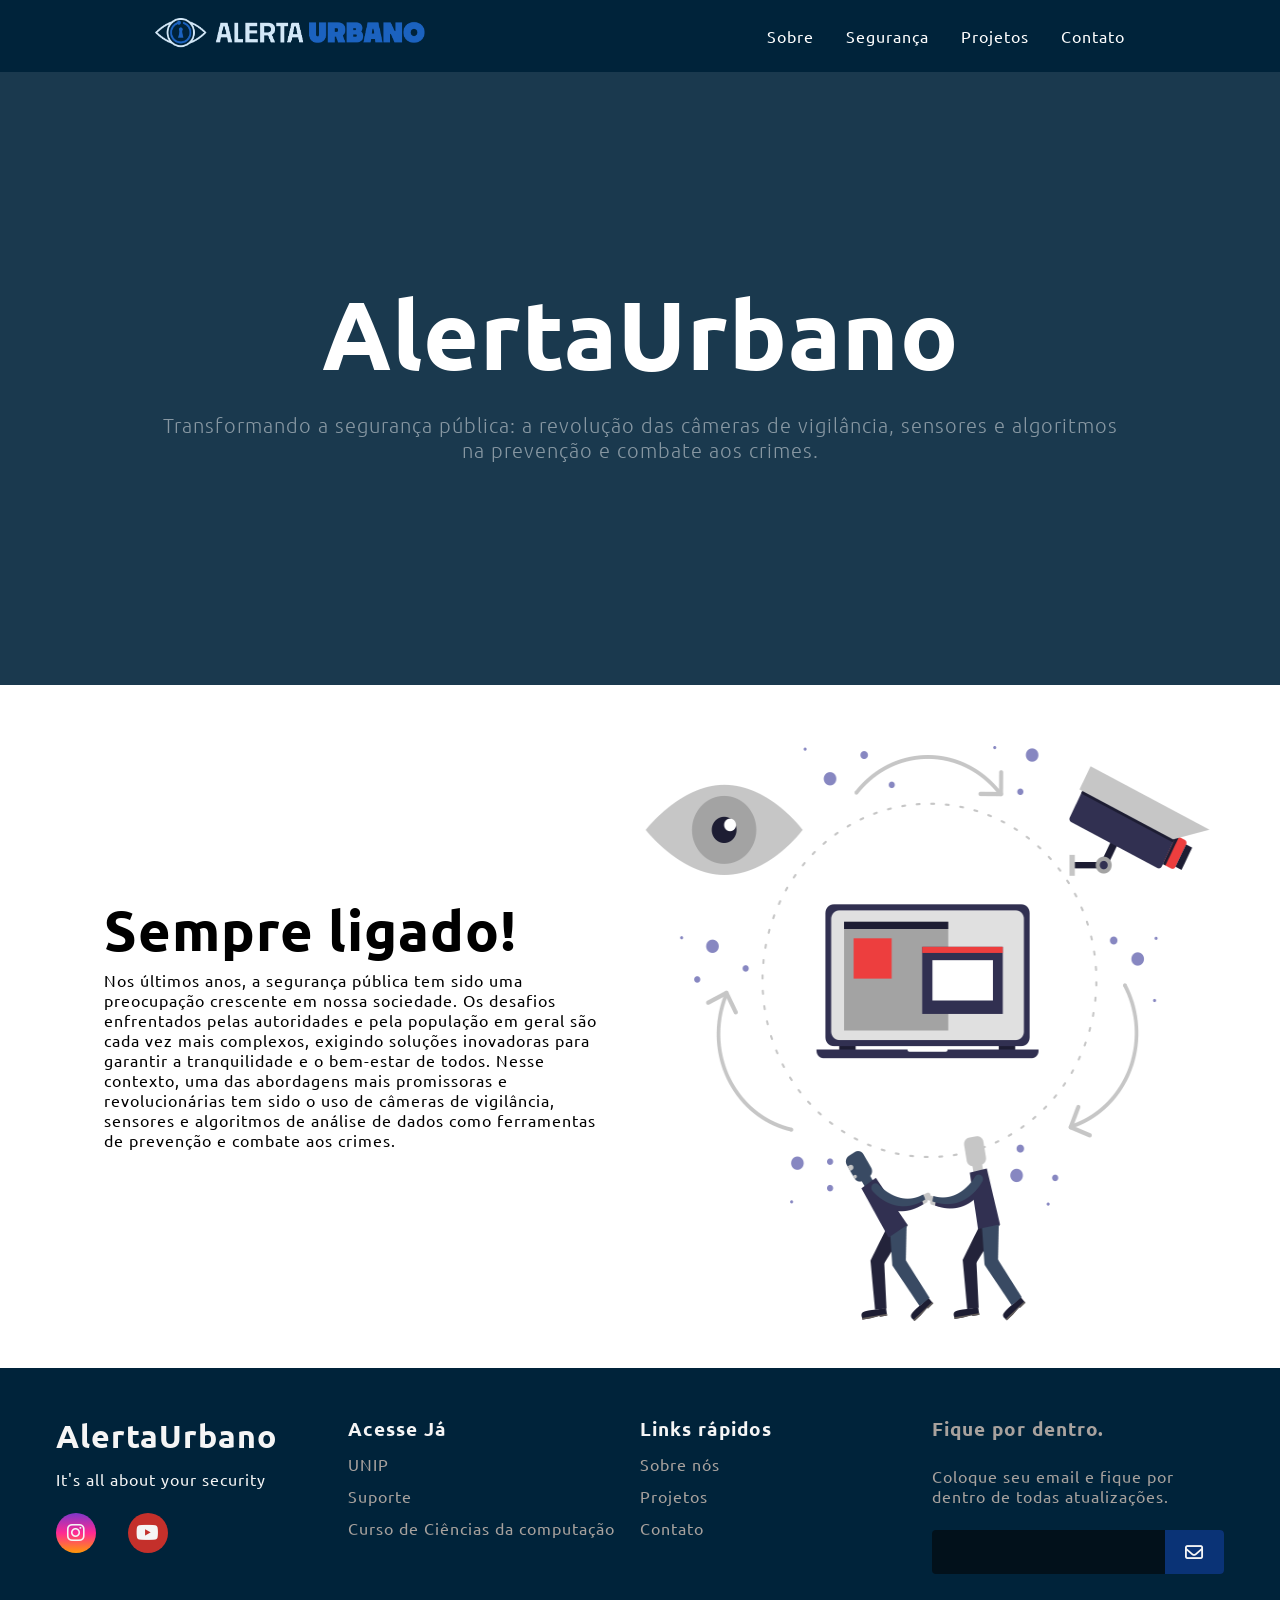
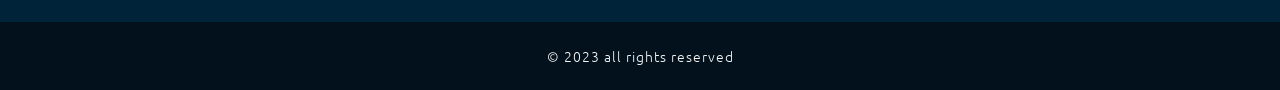
<file: index.html>
<!DOCTYPE html>
<html lang="pt-BR">

<head>
    <meta charset="UTF-8">
    <meta http-equiv="X-UA-Compatible" content="IE=edge">
    <meta name="viewport" content="width=device-width, initial-scale=1.0">
    <title>Alerta Urbano</title>

    <!--ICONE -->
    <link rel="shortcut icon" href="/public/favicon/favicon.ico" type="image/x-icon">


    <!--CSS LINK -->
    <link rel="stylesheet" href="./public/css/navbar.css">
    <link rel="stylesheet" href="./public/css/style.css">
    <link rel="stylesheet" href="./public/css/footer.css">
    <!--fontes-->
    <link rel="preconnect" href="https://fonts.googleapis.com">
    <link rel="preconnect" href="https://fonts.gstatic.com" crossorigin>
    <link rel="stylesheet" href="https://cdnjs.cloudflare.com/ajax/libs/font-awesome/6.4.0/css/all.min.css"
        integrity="sha512-iecdLmaskl7CVkqkXNQ/ZH/XLlvWZOJyj7Yy7tcenmpD1ypASozpmT/E0iPtmFIB46ZmdtAc9eNBvH0H/ZpiBw=="
        crossorigin="anonymous" referrerpolicy="no-referrer" />
    <link href="https://fonts.googleapis.com/css2?family=Ubuntu:wght@400;500;700&display=swap" rel="stylesheet">
</head>

<body>
    <!--navbar-->
    <div class="tudo">
        <nav id="menu">
            <a id="logo" href="index.html">
                <img src="/public/images/logotop1.png" alt="logo" width="270" height="30"></a>
            <div id="mobile-menu">
                <div id="line1"></div>
                <div id="line2"></div>
                <div id="line3"></div>
            </div>

            <ul id="nav-list">
                <li><a href="sobre.html">Sobre</a></li>
                <li><a href="seguranca.html">Segurança</a></li>
                <li><a href="projetos.html">Projetos</a></li>
                <li><a href="contato.html">Contato</a></li>

            </ul>
        </nav>



        <!--home-->
        <header>
            <section class="home" id="home">
                <div id="container">
                    <h1 id="title">AlertaUrbano</h1>
                    <p id="subtitle">Transformando a segurança pública: a revolução das câmeras de vigilância, sensores
                        e algoritmos na prevenção e combate aos crimes.</p>
                </div>
            </section>
        </header>

        <!--saiba mais-->
        <section class="about">
            <div class="container">
                <div class="about-text">
                    <h1 id="title">Sempre ligado!</h3>
                        <p id="subtitle">Nos últimos anos, a segurança pública tem sido uma preocupação crescente em
                            nossa sociedade. Os desafios enfrentados pelas autoridades e pela população em geral são
                            cada vez mais complexos, exigindo soluções inovadoras para garantir a tranquilidade e o
                            bem-estar de todos. Nesse contexto, uma das abordagens mais promissoras e revolucionárias
                            tem sido o uso de câmeras de vigilância, sensores e algoritmos de análise de dados como
                            ferramentas de prevenção e combate aos crimes.</p>
                </div>

                <div class="about-img">
                    <img src="/public/images/foto1.png" alt="Lorem">
                </div>
            </div>

        </section>


        <!--rodape-->
        <footer>
            <div id="footer-content">
                <div id="footer-contacts">
                    <h1>AlertaUrbano</h1>
                    <p>It's all about your security</p>

                    <div id="footer-social-media">
                        <a href="https://www.instagram.com/alertaurbano/" class="footer-link" id="instagram">
                            <i class="fa-brands fa-instagram"></i>
                        </a>

                        <a href="https://www.youtube.com/@alertaurbano/videos" class="footer-link" id="youtube">
                            <i class="fa-brands fa-youtube"></i>
                        </a>
                    </div>

                </div>

                <ul class="footer-list">
                    <!--LISTA PARA ADICIONAR CONTEUDO-->
                    <li>
                        <h3>Acesse Já</h3>
                    </li>
                    <li>
                        <a href="https://www.unip.br/" target="_blank" class="footer-link">UNIP</a>
                    </li>
                    <li>
                        <a href="https://api.whatsapp.com/send/?phone=5511947888474&text&type=phone_number&app_absent=0"
                            target="_blank" class="footer-link">Suporte</a>
                    </li>
                    <li>
                        <a href="https://inscricoes.unip.br/inscricao/curso/ciencia-da-computacao" target="_blank"
                            class="footer-link">Curso de Ciências da computação</a>
                    </li>
                </ul>

                <ul class="footer-list">
                    <li>
                        <h3>Links rápidos</h3>
                    </li>
                    <li>
                        <a href="/sobre.html" class="footer-link">Sobre nós</a>
                    </li>
                    <li>
                        <a href="/projetos.html" class="footer-link">Projetos</a>
                    </li>
                    <li>
                        <a href="/contato.html" class="footer-link">Contato</a>
                    </li>
                </ul>

                <div id="footer-subscribe">
                    <h3>Fique por dentro.</h3>
                    <p>Coloque seu email e fique por dentro de todas atualizações.</p>

                    <div id="input-group">
                        <input type="email" id="email">
                        <button>
                            <i class="fa-regular fa-envelope"></i>
                        </button>

                    </div>
                </div>
            </div>

            <div id="footer-copyright">
                &#169
                2023 all rights reserved
            </div>
        </footer>
        <!--SCRIPT JAVA SCRIPT -->
        <script src="./public/script/navbar.js"></script>
</body>

</html>
</file>
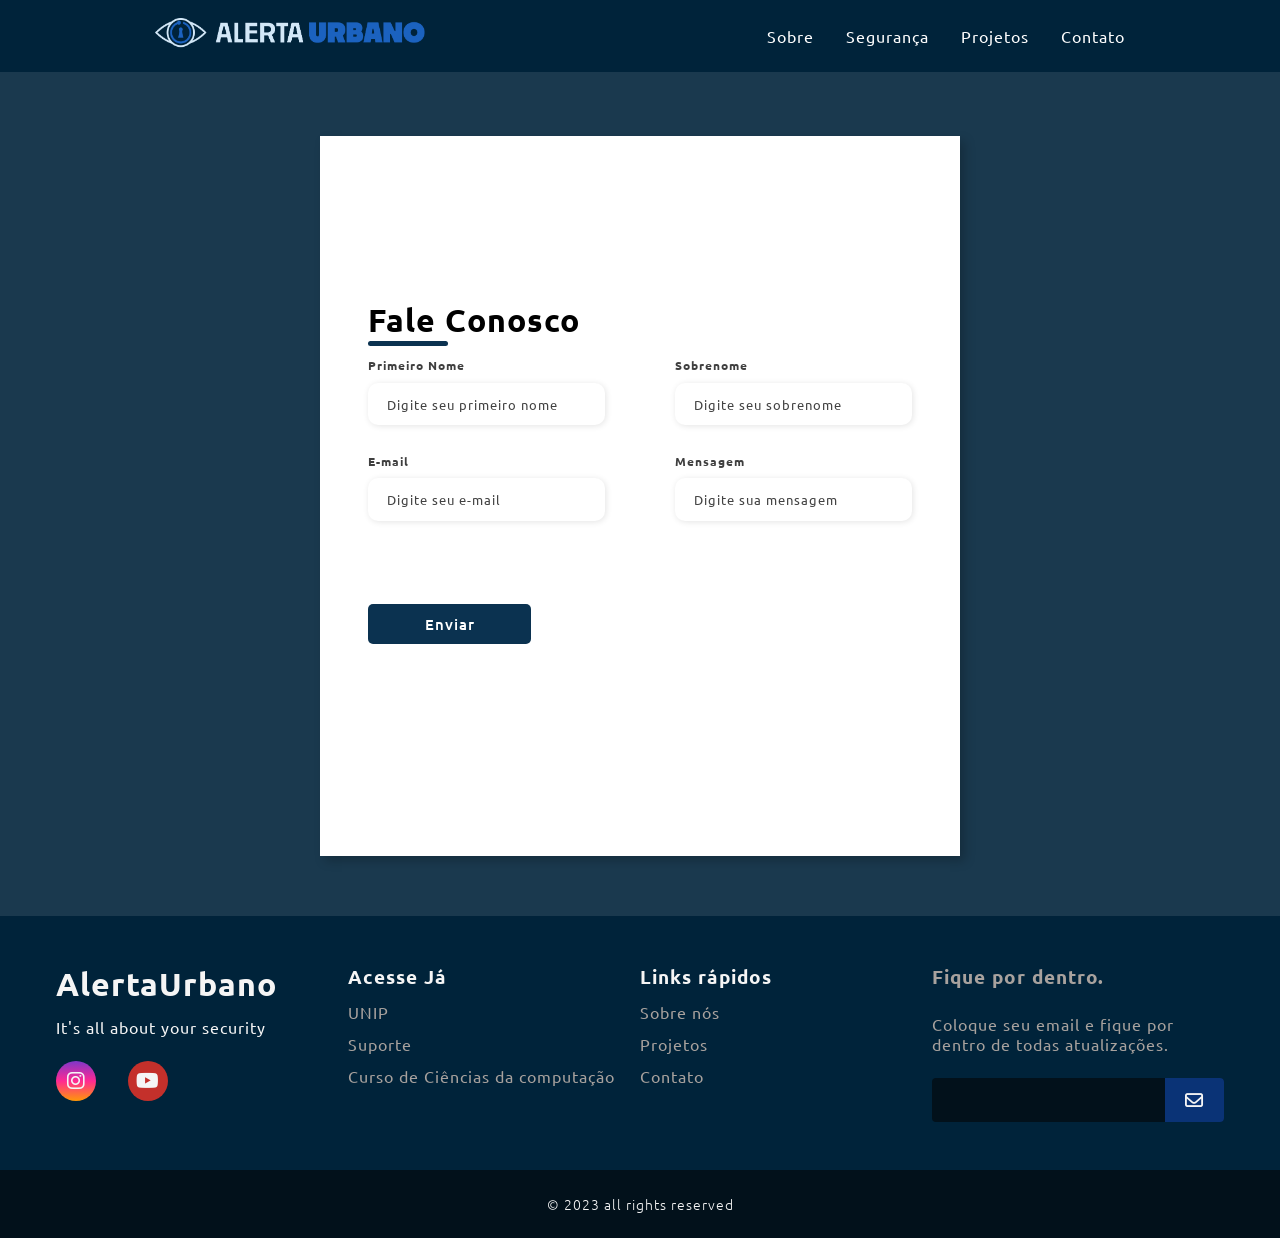
<file: contato.html>
<!DOCTYPE html>
<html lang="pt-BR">
<head>
    <meta charset="UTF-8">
    <meta http-equiv="X-UA-Compatible" content="IE=edge">
    <meta name="viewport" content="width=device-width, initial-scale=1.0">
    <title>Contato</title>

        <!--icon-->
        <link rel="shortcut icon" href="/public/favicon/favicon.ico" type="image/x-icon">
        
    <!--css-->
    <link rel="stylesheet" href="./public/css/navbar.css">
    <link rel="stylesheet" href="./public/css/contato.css">
    <link rel="stylesheet" href="./public/css/footer.css">
    <!--fontes-->
    <link rel="preconnect" href="https://fonts.googleapis.com">
    <link rel="preconnect" href="https://fonts.gstatic.com" crossorigin>
    <link rel="stylesheet" href="https://cdnjs.cloudflare.com/ajax/libs/font-awesome/6.4.0/css/all.min.css" integrity="sha512-iecdLmaskl7CVkqkXNQ/ZH/XLlvWZOJyj7Yy7tcenmpD1ypASozpmT/E0iPtmFIB46ZmdtAc9eNBvH0H/ZpiBw==" crossorigin="anonymous" referrerpolicy="no-referrer" />
    <link href="https://fonts.googleapis.com/css2?family=Ubuntu:wght@400;500;700&display=swap" rel="stylesheet">
</head>


<body>
    <!--navbar-->
    <div class="menu">
        <nav id="menu">
            <a id="logo" href="index.html">
                <img src="/public/images/logotop1.png" alt="logo" width="270" height="30"></a>
                <div id="mobile-menu">
                    <div id="line1"></div>
                    <div id="line2"></div>
                    <div id="line3"></div>
                </div>

            <ul id="nav-list">
                <li><a href="sobre.html">Sobre</a></li>
                <li><a href="seguranca.html">Segurança</a></li>
                <li><a href="projetos.html">Projetos</a></li>
                <li><a href="contato.html">Contato</a></li>

            </ul>
        </nav>

        <main>
        <!--formulario de contato-->
        
    <div id="container">
        <div class="container">
            <div class="form-image">
                <img src="./public/images/contact.svg" alt="">
            </div>
            <div class="form">
                <form action="#">
                    <div class="form-header">
                        <div class="title">
                            <h1>Fale Conosco</h1>
    
                    <div class="input-group">
                        <div class="input-box">
                            <label for="firstname">Primeiro Nome</label>
                            <input id="firstname" border type="text" name="firstname" placeholder="Digite seu primeiro nome" required>
                        </div>
    
                        <div class="input-box">
                            <label for="lastname">Sobrenome</label>
                            <input id="lastname" type="text" name="lastname" placeholder="Digite seu sobrenome" required>
                        </div>
                        <div class="input-box">
                            <label for="email">E-mail</label>
                            <input id="email" type="email" name="email" placeholder="Digite seu e-mail" required>
                        </div>  
                        <div class="input-box">
                            <label for="message">Mensagem</label>
                            <input id="message" type="text" name="message" placeholder="Digite sua mensagem" required>
                        </div> 
                    </div>
    
                    <div class="continue-button">
                        <button><a href="#">Enviar</a> </button>
                    </div>
                </form>
            </div>
        </div>

    </main>
    
    
    <br>
    <br>
    <br>
</body>
    <!--footer-->
    <footer>
        <div id="footer-content">
            <div id="footer-contacts">
                <h1>AlertaUrbano</h1>
                <p>It's all about your security</p>

                <div id="footer-social-media">
                    <a href="https://www.instagram.com/alertaurbano/" class="footer-link" id="instagram">
                        <i class="fa-brands fa-instagram"></i>
                    </a>

                    <a href="https://www.youtube.com/@alertaurbano/videos" class="footer-link" id="youtube">
                        <i class="fa-brands fa-youtube"></i>
                    </a>
                </div>

            </div>

            <ul class="footer-list">
                <!--LISTA PARA ADICIONAR CONTEUDO-->
                <li>
                    <h3>Acesse Já</h3>
                </li>
                <li>                         
                    <a href="https://www.unip.br/" target="_blank" class="footer-link">UNIP</a>
                </li>
                <li>
                    <a href="https://api.whatsapp.com/send/?phone=5511947888474&text&type=phone_number&app_absent=0" target="_blank" class="footer-link">Suporte</a>
                </li>
                <li>
                    <a href="https://inscricoes.unip.br/inscricao/curso/ciencia-da-computacao" target="_blank" class="footer-link">Curso de Ciências da computação</a>
                </li>
            </ul>

            <ul class="footer-list">
                <li>
                    <h3>Links rápidos</h3>
                </li>
                <li>
                    <a href="/sobre.html" class="footer-link">Sobre nós</a>
                </li>
                <li>
                    <a href="/projetos.html" class="footer-link">Projetos</a>
                </li>
                <li>
                    <a href="/contato.html" class="footer-link">Contato</a>
                </li>
            </ul>

            <div id="footer-subscribe">
                <h3>Fique por dentro.</h3>
                <p>Coloque seu email e fique por dentro de todas atualizações.</p>

                <div id="input-group">
                    <input type="email" id="email">
                    <button>
                        <i class="fa-regular fa-envelope"></i>
                    </button>

                </div>
            </div>
        </div>

        <div id="footer-copyright">
            &#169
            2023 all rights reserved
        </div>
    </footer>
    

<!--script-->
<script src="./public/script/navbar.js"></script>


    
</html>
</file>
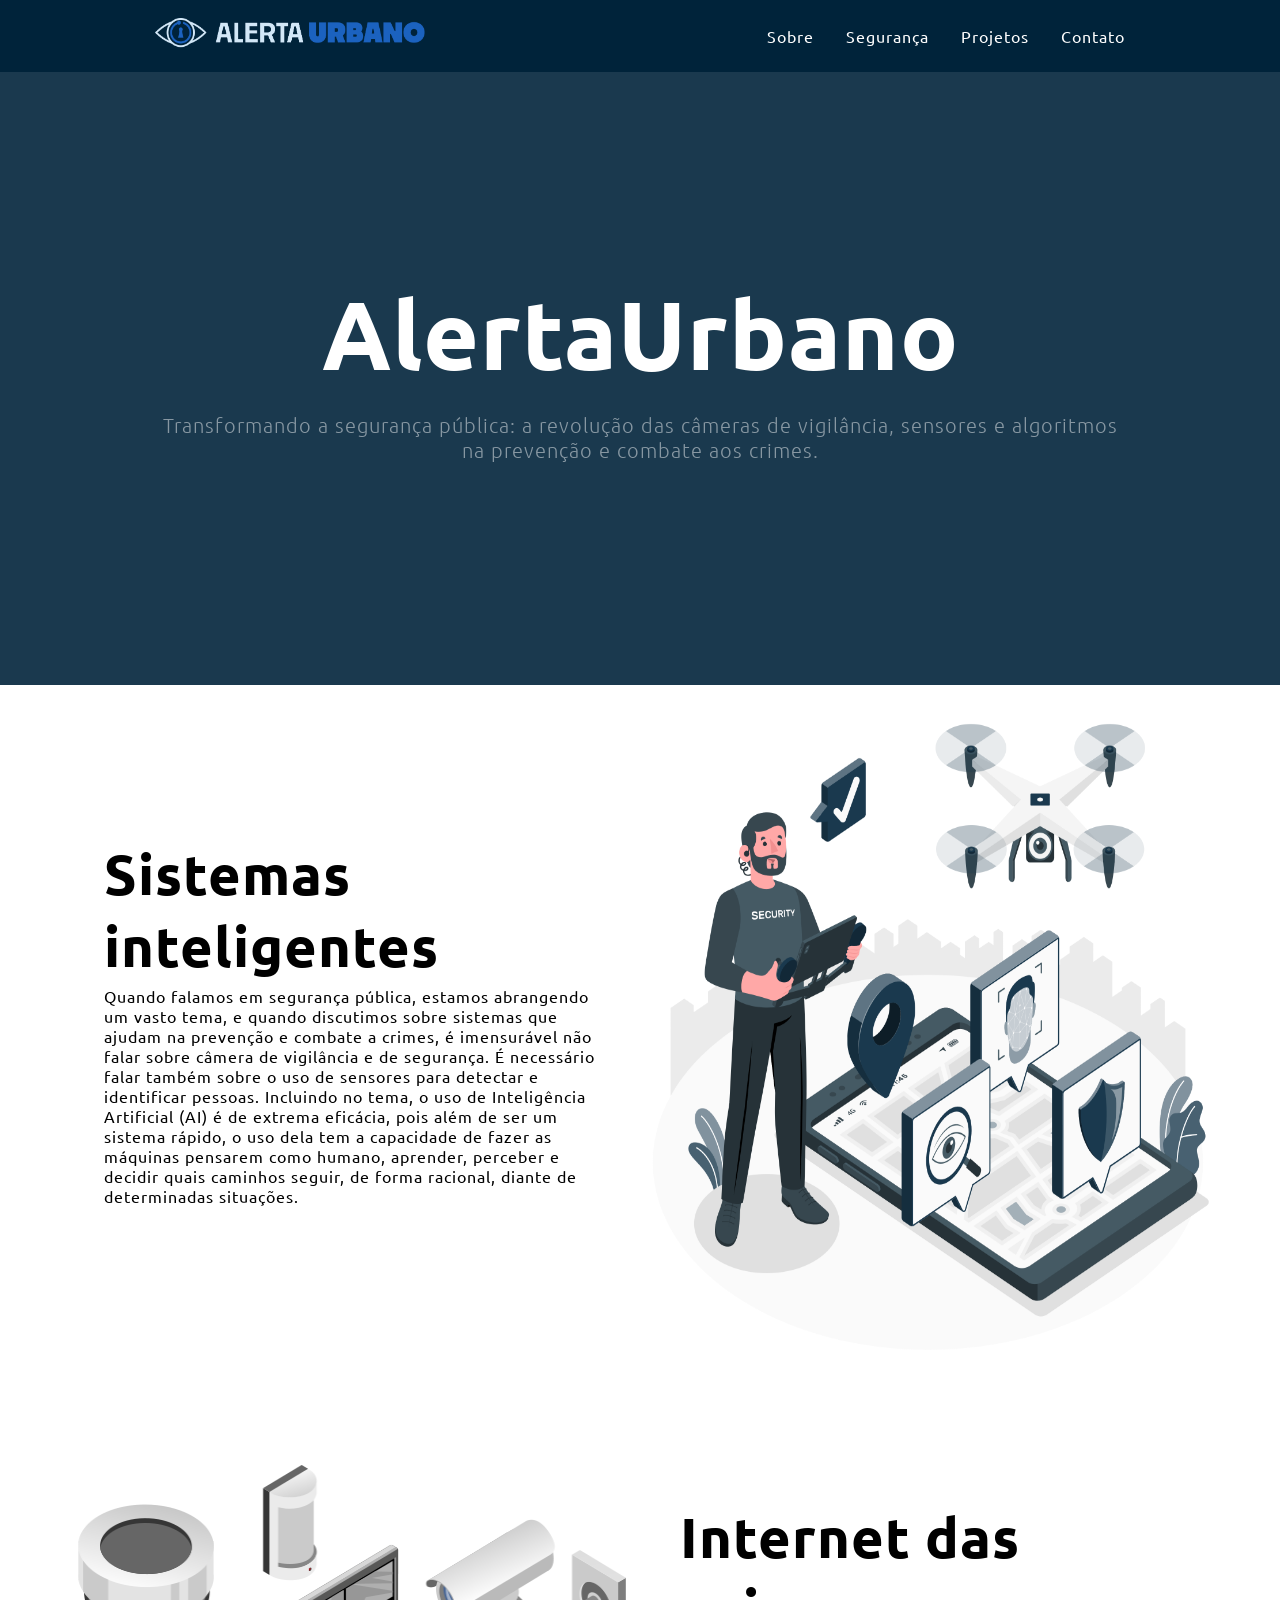
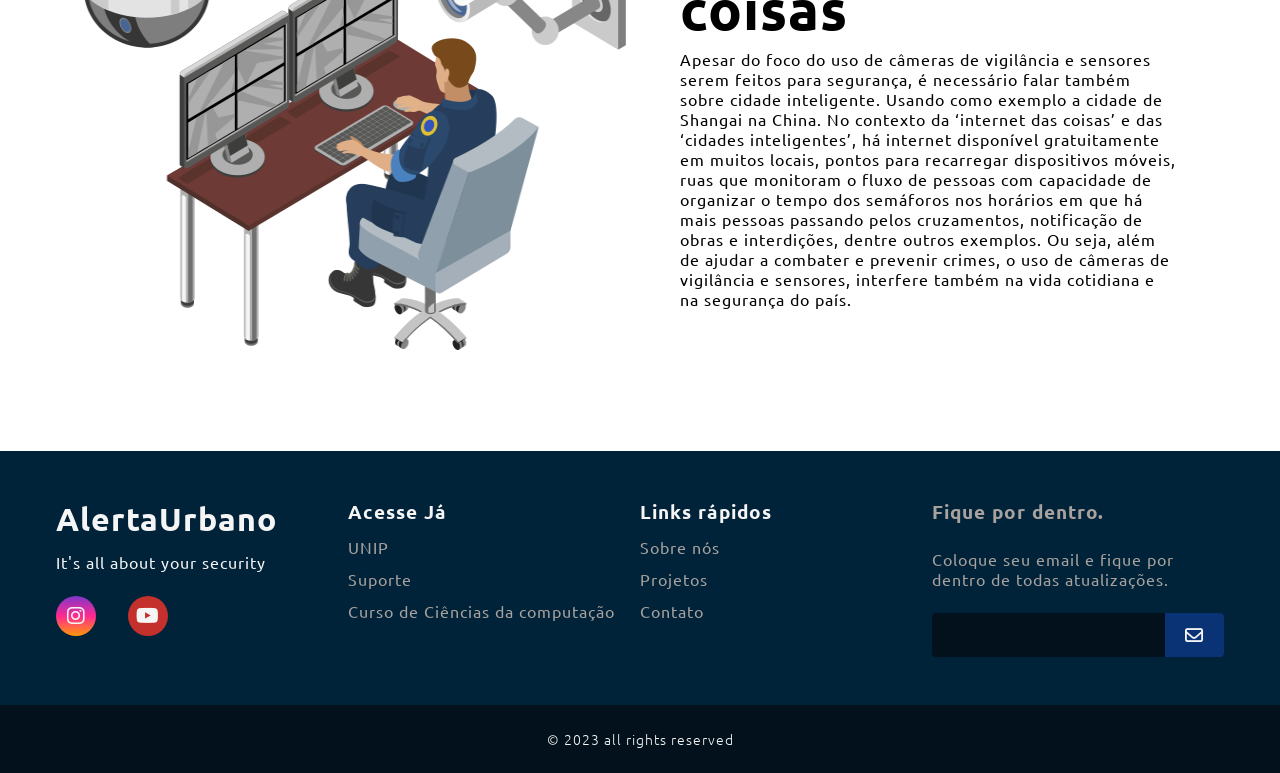
<file: projetos.html>
<!DOCTYPE html>
<html lang="pt-BR">

<head>
    <meta charset="UTF-8">
    <meta http-equiv="X-UA-Compatible" content="IE=edge">
    <meta name="viewport" content="width=device-width, initial-scale=1.0">
    <title>Alerta Urbano</title>

    <!--icon-->
    <link rel="shortcut icon" href="/public/favicon/favicon.ico" type="image/x-icon">


    <!--css-->
    <link rel="stylesheet" href="./public/css/navbar.css">
    <link rel="stylesheet" href="./public/css/style.css">
    <link rel="stylesheet" href="./public/css/footer.css">
    <!--fontes-->
    <link rel="preconnect" href="https://fonts.googleapis.com">
    <link rel="preconnect" href="https://fonts.gstatic.com" crossorigin>
    <link rel="stylesheet" href="https://cdnjs.cloudflare.com/ajax/libs/font-awesome/6.4.0/css/all.min.css"
        integrity="sha512-iecdLmaskl7CVkqkXNQ/ZH/XLlvWZOJyj7Yy7tcenmpD1ypASozpmT/E0iPtmFIB46ZmdtAc9eNBvH0H/ZpiBw=="
        crossorigin="anonymous" referrerpolicy="no-referrer" />
    <link href="https://fonts.googleapis.com/css2?family=Ubuntu:wght@400;500;700&display=swap" rel="stylesheet">
</head>

<body>

    <!--navbar-->
    <div class="tudo">
        <nav id="menu">
            <a id="logo" href="index.html">
                <img src="/public/images/logotop1.png" alt="logo" width="270" height="30"></a>
            <div id="mobile-menu">
                <div id="line1"></div>
                <div id="line2"></div>
                <div id="line3"></div>
            </div>

            <ul id="nav-list">
                <li><a href="sobre.html">Sobre</a></li>
                <li><a href="seguranca.html">Segurança</a></li>
                <li><a href="projetos.html">Projetos</a></li>
                <li><a href="contato.html">Contato</a></li>

            </ul>
        </nav>



        <!--home-->
        <header>
            <section class="home" id="home">
                <div id="container">
                    <h1 id="title">AlertaUrbano</h1>
                    <p id="subtitle">Transformando a segurança pública: a revolução das câmeras de vigilância, sensores
                        e algoritmos na prevenção e combate aos crimes.</p>
                </div>
            </section>
        </header>


        <section class="about">
            <div class="container">
                <div class="about-text">
                    <h1 id="title">Sistemas inteligentes</h3>
                        <p id="subtitle">Quando falamos em segurança pública, estamos abrangendo um vasto tema, e quando
                            discutimos sobre sistemas que ajudam na prevenção e combate a crimes, é imensurável não
                            falar sobre câmera de vigilância e de segurança. É necessário falar também sobre o uso de
                            sensores para detectar e identificar pessoas. Incluindo no tema, o uso de Inteligência
                            Artificial (AI) é de extrema eficácia, pois além de ser um sistema rápido, o uso dela tem a
                            capacidade de fazer as máquinas pensarem como humano, aprender, perceber e decidir quais
                            caminhos seguir, de forma racional, diante de determinadas situações.</p>
                </div>

                <div class="about-img">
                    <img src="/public/images/foto10.png" alt="">
                </div>
            </div>

        </section>

        <section class="about">
            <div class="container">
                <div class="about-img">
                    <img src="/public/images/foto3.png" alt="">
                </div>
                <div class="about-text">
                    <h1 id="title">Internet das coisas</h3>
                        <p id="subtitle">Apesar do foco do uso de câmeras de vigilância e sensores serem feitos para
                            segurança, é necessário falar também sobre cidade inteligente. Usando como exemplo a cidade
                            de Shangai na China. No contexto da ‘internet das coisas’ e das ‘cidades inteligentes’, há
                            internet disponível gratuitamente em muitos locais, pontos para recarregar dispositivos
                            móveis, ruas que monitoram o fluxo de pessoas com capacidade de organizar o tempo dos
                            semáforos nos horários em que há mais pessoas passando pelos cruzamentos, notificação de
                            obras e interdições, dentre outros exemplos. Ou seja, além de ajudar a combater e prevenir
                            crimes, o uso de câmeras de vigilância e sensores, interfere também na vida cotidiana e na
                            segurança do país.</p>
                </div>
            </div>



        </section>


        <!--rodape-->
        <footer>
            <div id="footer-content">
                <div id="footer-contacts">
                    <h1>AlertaUrbano</h1>
                    <p>It's all about your security</p>

                    <div id="footer-social-media">
                        <a href="https://www.instagram.com/alertaurbano/" class="footer-link" id="instagram">
                            <i class="fa-brands fa-instagram"></i>
                        </a>

                        <a href="https://www.youtube.com/@alertaurbano/videos" class="footer-link" id="youtube">
                            <i class="fa-brands fa-youtube"></i>
                        </a>
                    </div>

                </div>

                <ul class="footer-list">
                    <!--LISTA PARA ADICIONAR CONTEUDO-->
                    <li>
                        <h3>Acesse Já</h3>
                    </li>
                    <li>
                        <a href="https://www.unip.br/" target="_blank" class="footer-link">UNIP</a>
                    </li>
                    <li>
                        <a href="https://api.whatsapp.com/send/?phone=5511947888474&text&type=phone_number&app_absent=0"
                            target="_blank" class="footer-link">Suporte</a>
                    </li>
                    <li>
                        <a href="https://inscricoes.unip.br/inscricao/curso/ciencia-da-computacao" target="_blank"
                            class="footer-link">Curso de Ciências da computação</a>
                    </li>
                </ul>

                <ul class="footer-list">
                    <li>
                        <h3>Links rápidos</h3>
                    </li>
                    <li>
                        <a href="/sobre.html" class="footer-link">Sobre nós</a>
                    </li>
                    <li>
                        <a href="/projetos.html" class="footer-link">Projetos</a>
                    </li>
                    <li>
                        <a href="/contato.html" class="footer-link">Contato</a>
                    </li>
                </ul>

                <div id="footer-subscribe">
                    <h3>Fique por dentro.</h3>
                    <p>Coloque seu email e fique por dentro de todas atualizações.</p>

                    <div id="input-group">
                        <input type="email" id="email">
                        <button>
                            <i class="fa-regular fa-envelope"></i>
                        </button>

                    </div>
                </div>
            </div>

            <div id="footer-copyright">
                &#169
                2023 all rights reserved
            </div>
        </footer>
        <!--SCRIPT JAVA SCRIPT -->
        <script src="./public/script/navbar.js"></script>
</body>

</html>
</file>
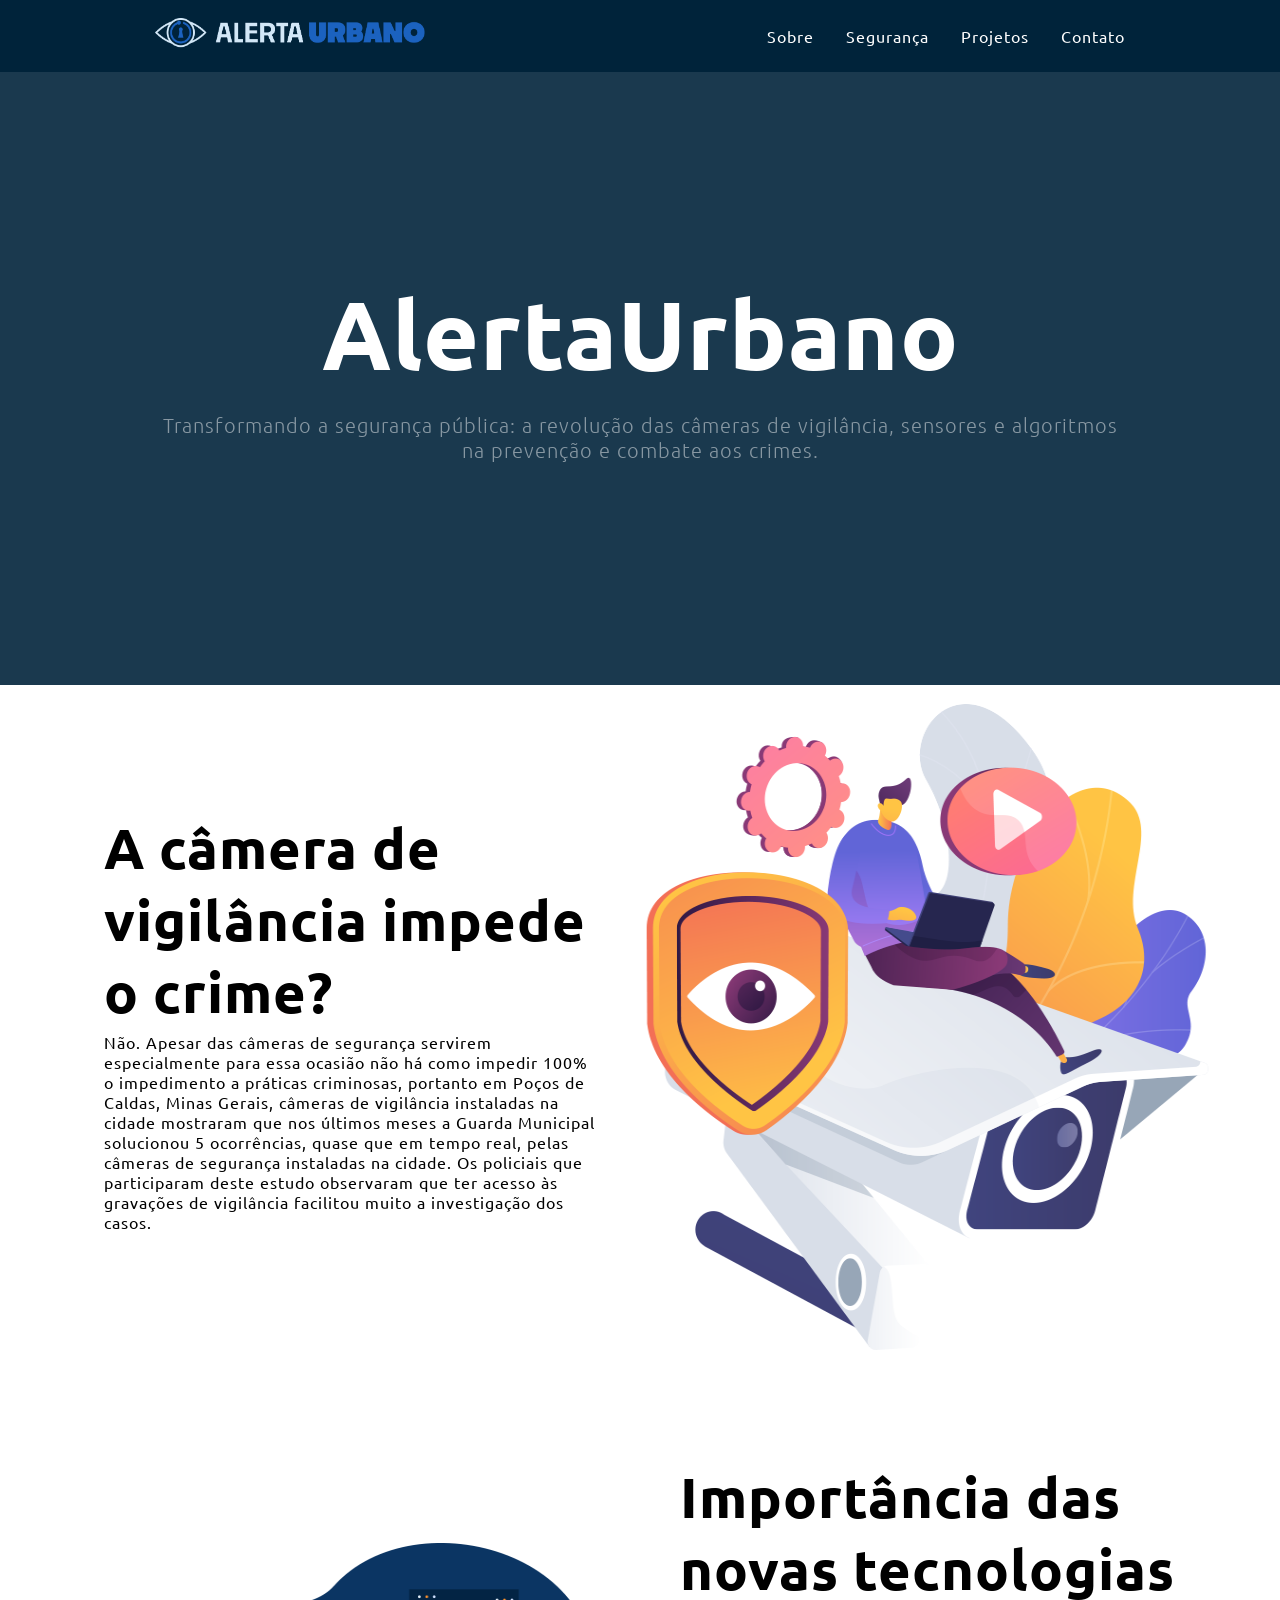
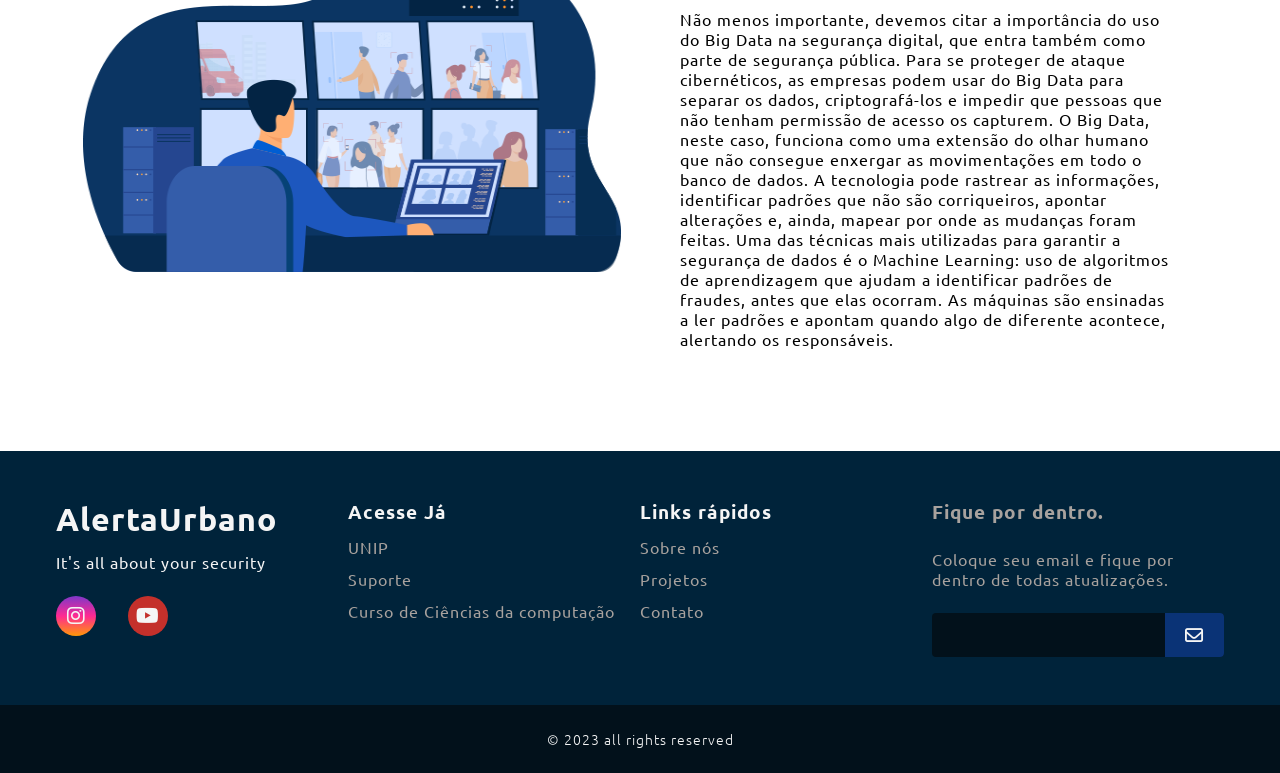
<file: seguranca.html>
<!DOCTYPE html>
<html lang="pt-BR">

<head>
    <meta charset="UTF-8">
    <meta http-equiv="X-UA-Compatible" content="IE=edge">
    <meta name="viewport" content="width=device-width, initial-scale=1.0">
    <title>Alerta Urbano</title>

    <!--icon-->
    <link rel="shortcut icon" href="/public/favicon/favicon.ico" type="image/x-icon">

    <!--css-->
    <link rel="stylesheet" href="./public/css/navbar.css">
    <link rel="stylesheet" href="./public/css/style.css">
    <link rel="stylesheet" href="./public/css/footer.css">
    <!--fontes-->
    <link rel="preconnect" href="https://fonts.googleapis.com">
    <link rel="stylesheet" href="https://cdnjs.cloudflare.com/ajax/libs/font-awesome/6.4.0/css/all.min.css"
        integrity="sha512-iecdLmaskl7CVkqkXNQ/ZH/XLlvWZOJyj7Yy7tcenmpD1ypASozpmT/E0iPtmFIB46ZmdtAc9eNBvH0H/ZpiBw=="
        crossorigin="anonymous" referrerpolicy="no-referrer" />
    <link rel="preconnect" href="https://fonts.gstatic.com" crossorigin>
    <link href="https://fonts.googleapis.com/css2?family=Ubuntu:wght@400;500;700&display=swap" rel="stylesheet">
</head>

<body>

    <!--navbar-->
    <div class="tudo">
        <nav id="menu">
            <a id="logo" href="index.html">
                <img src="/public/images/logotop1.png" alt="logo" width="270" height="30"></a>
            <div id="mobile-menu">
                <div id="line1"></div>
                <div id="line2"></div>
                <div id="line3"></div>
            </div>

            <ul id="nav-list">
                <li><a href="sobre.html">Sobre</a></li>
                <li><a href="seguranca.html">Segurança</a></li>
                <li><a href="projetos.html">Projetos</a></li>
                <li><a href="contato.html">Contato</a></li>

            </ul>
        </nav>



        <!--home-->
        <header>
            <section class="home" id="home">
                <div id="container">
                    <h1 id="title">AlertaUrbano</h1>
                    <p id="subtitle">Transformando a segurança pública: a revolução das câmeras de vigilância, sensores
                        e algoritmos na prevenção e combate aos crimes.</p>
                </div>
            </section>
        </header>


        <section class="about">
            <div class="container">
                <div class="about-text">
                    <h1 id="title">A câmera de vigilância impede o crime?</h3>
                        <p id="subtitle">Não. Apesar das câmeras de segurança servirem especialmente para essa ocasião
                            não há como impedir 100% o impedimento a práticas criminosas, portanto em Poços de Caldas,
                            Minas Gerais, câmeras de vigilância instaladas na cidade mostraram que nos últimos meses a
                            Guarda Municipal solucionou 5 ocorrências, quase que em tempo real, pelas câmeras de
                            segurança instaladas na cidade. Os policiais que participaram deste estudo observaram que
                            ter acesso às gravações de vigilância facilitou muito a investigação dos casos.</p>
                </div>

                <div class="about-img">
                    <img src="/public/images/foto4.png" alt="">
                </div>
            </div>

        </section>

        <section class="about">
            <div class="container">
                <div class="about-img">
                    <img src="/public/images/foto5.png" alt="">
                </div>
                <div class="about-text">
                    <h1 id="title">Importância das novas tecnologias</h3>
                        <p id="subtitle">Não menos importante, devemos citar a importância do uso do Big Data na
                            segurança digital, que entra também como parte de segurança pública. Para se proteger de
                            ataque cibernéticos, as empresas podem usar do Big Data para separar os dados,
                            criptografá-los e impedir que pessoas que não tenham permissão de acesso os capturem. O Big
                            Data, neste caso, funciona como uma extensão do olhar humano que não consegue enxergar as
                            movimentações em todo o banco de dados. A tecnologia pode rastrear as informações,
                            identificar padrões que não são corriqueiros, apontar alterações e, ainda, mapear por onde
                            as mudanças foram feitas. Uma das técnicas mais utilizadas para garantir a segurança de
                            dados é o Machine Learning: uso de algoritmos de aprendizagem que ajudam a identificar
                            padrões de fraudes, antes que elas ocorram. As máquinas são ensinadas a ler padrões e
                            apontam quando algo de diferente acontece, alertando os responsáveis.</p>
                </div>
            </div>



        </section>


        <!--rodape-->
        <footer>
            <div id="footer-content">
                <div id="footer-contacts">
                    <h1>AlertaUrbano</h1>
                    <p>It's all about your security</p>

                    <div id="footer-social-media">
                        <a href="https://www.instagram.com/alertaurbano/" class="footer-link" id="instagram">
                            <i class="fa-brands fa-instagram"></i>
                        </a>

                        <a href="https://www.youtube.com/@alertaurbano/videos" class="footer-link" id="youtube">
                            <i class="fa-brands fa-youtube"></i>
                        </a>
                    </div>

                </div>

                <ul class="footer-list">
                    <!--LISTA PARA ADICIONAR CONTEUDO-->
                    <li>
                        <h3>Acesse Já</h3>
                    </li>
                    <li>
                        <a href="https://www.unip.br/" target="_blank" class="footer-link">UNIP</a>
                    </li>
                    <li>
                        <a href="https://api.whatsapp.com/send/?phone=5511947888474&text&type=phone_number&app_absent=0"
                            target="_blank" class="footer-link">Suporte</a>
                    </li>
                    <li>
                        <a href="https://inscricoes.unip.br/inscricao/curso/ciencia-da-computacao" target="_blank"
                            class="footer-link">Curso de Ciências da computação</a>
                    </li>
                </ul>

                <ul class="footer-list">
                    <li>
                        <h3>Links rápidos</h3>
                    </li>
                    <li>
                        <a href="/sobre.html" class="footer-link">Sobre nós</a>
                    </li>
                    <li>
                        <a href="/projetos.html" class="footer-link">Projetos</a>
                    </li>
                    <li>
                        <a href="/contato.html" class="footer-link">Contato</a>
                    </li>
                </ul>

                <div id="footer-subscribe">
                    <h3>Fique por dentro.</h3>
                    <p>Coloque seu email e fique por dentro de todas atualizações.</p>

                    <div id="input-group">
                        <input type="email" id="email">
                        <button>
                            <i class="fa-regular fa-envelope"></i>
                        </button>

                    </div>
                </div>
            </div>

            <div id="footer-copyright">
                &#169
                2023 all rights reserved
            </div>
        </footer>
        <!--SCRIPT JAVA SCRIPT -->
        <script src="./public/script/navbar.js"></script>
</body>

</html>
</file>
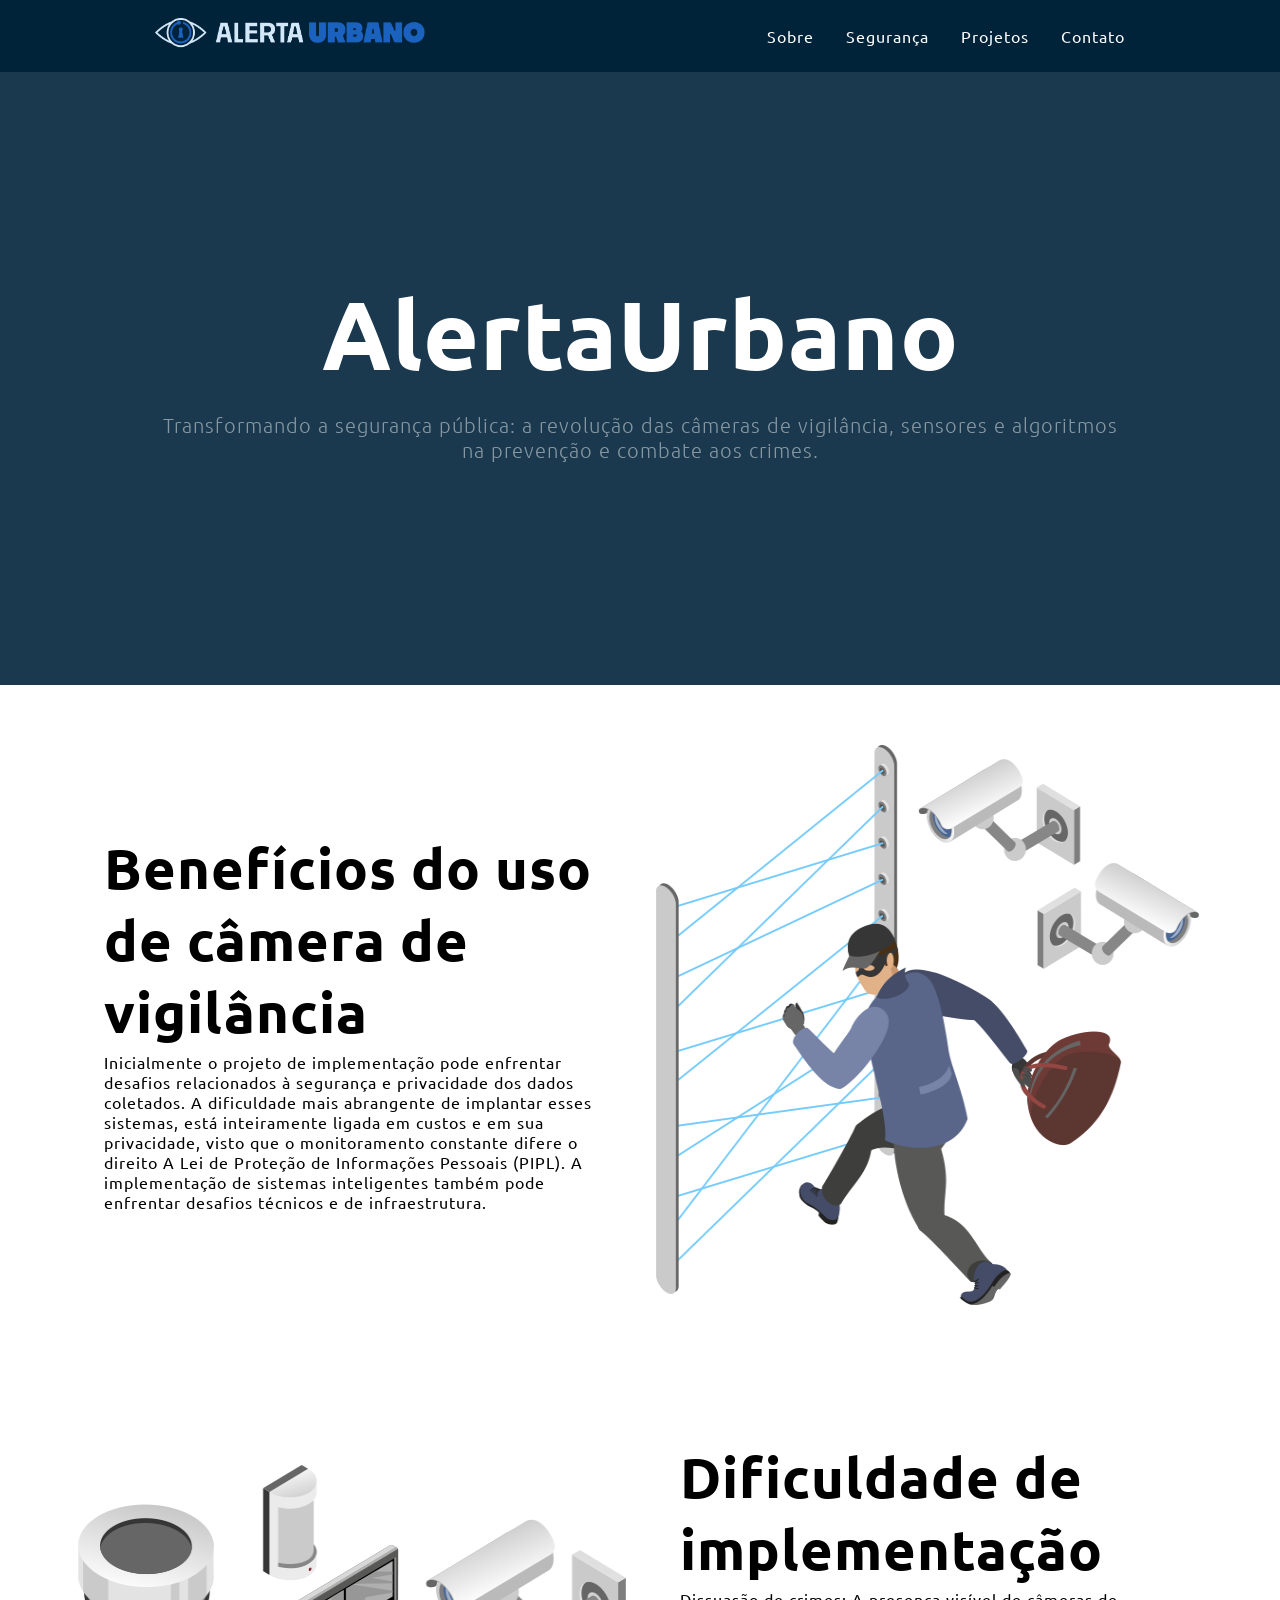
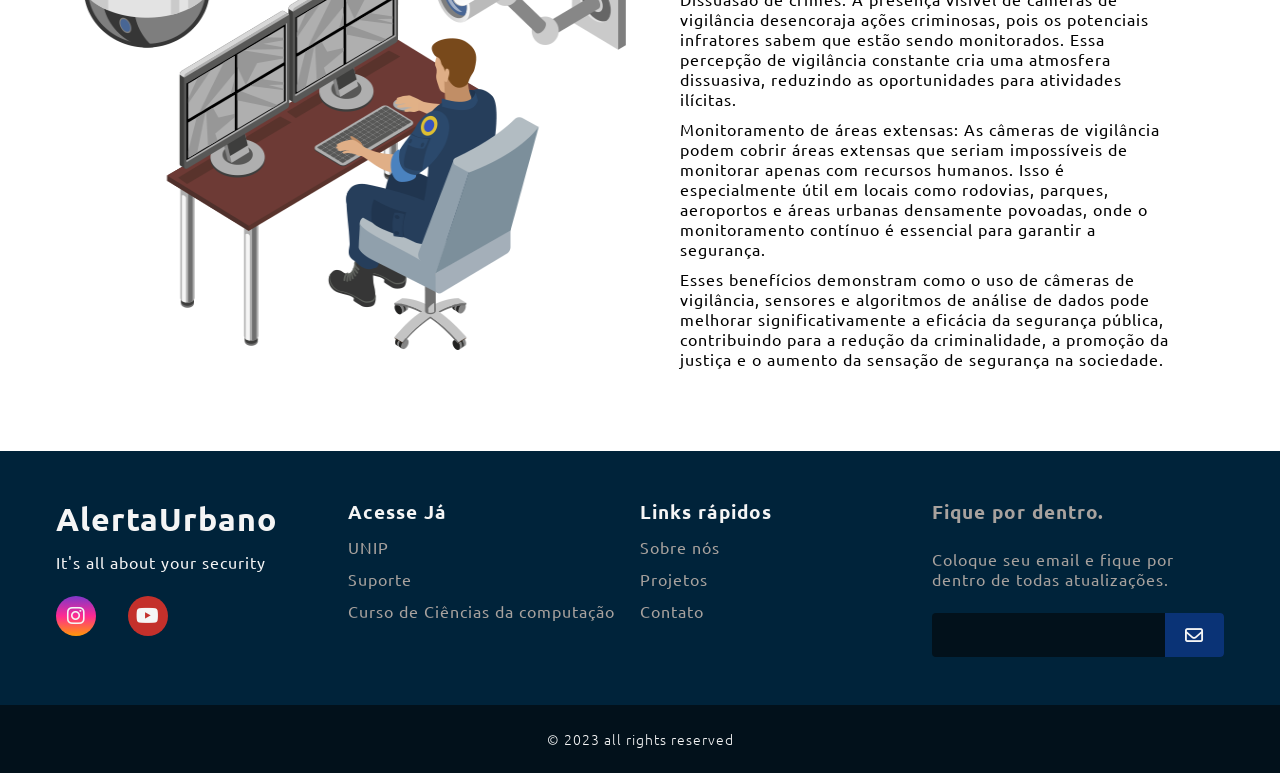
<file: sobre.html>
<!DOCTYPE html>
<html lang="pt-BR">

<head>
    <meta charset="UTF-8">
    <meta http-equiv="X-UA-Compatible" content="IE=edge">
    <meta name="viewport" content="width=device-width, initial-scale=1.0">
    <title>Alerta Urbano</title>

    <!--icon-->
    <link rel="shortcut icon" href="/public/favicon/favicon.ico" type="image/x-icon">


    <!--css-->
    <link rel="stylesheet" href="./public/css/navbar.css">
    <link rel="stylesheet" href="./public/css/style.css">
    <link rel="stylesheet" href="./public/css/footer.css">
    <!--fontes-->
    <link rel="preconnect" href="https://fonts.googleapis.com">
    <link rel="preconnect" href="https://fonts.gstatic.com" crossorigin>
    <link rel="stylesheet" href="https://cdnjs.cloudflare.com/ajax/libs/font-awesome/6.4.0/css/all.min.css"
        integrity="sha512-iecdLmaskl7CVkqkXNQ/ZH/XLlvWZOJyj7Yy7tcenmpD1ypASozpmT/E0iPtmFIB46ZmdtAc9eNBvH0H/ZpiBw=="
        crossorigin="anonymous" referrerpolicy="no-referrer" />
    <link href="https://fonts.googleapis.com/css2?family=Ubuntu:wght@400;500;700&display=swap" rel="stylesheet">
</head>

<body>

    <!--navbar-->
    <div class="tudo">
        <nav id="menu">
            <a id="logo" href="index.html">
                <img src="/public/images/logotop1.png" alt="logo" width="270" height="30"></a>
            <div id="mobile-menu">
                <div id="line1"></div>
                <div id="line2"></div>
                <div id="line3"></div>
            </div>

            <ul id="nav-list">
                <li><a href="sobre.html">Sobre</a></li>
                <li><a href="seguranca.html">Segurança</a></li>
                <li><a href="projetos.html">Projetos</a></li>
                <li><a href="contato.html">Contato</a></li>

            </ul>
        </nav>



        <!--home-->
        <header>
            <section class="home" id="home">
                <div id="container">
                    <h1 id="title">AlertaUrbano</h1>
                    <p id="subtitle">Transformando a segurança pública: a revolução das câmeras de vigilância, sensores
                        e algoritmos na prevenção e combate aos crimes.</p>
                </div>
            </section>
        </header>


        <section class="about">
            <div class="container">
                <div class="about-text">
                    <h1 id="title">Benefícios do uso de câmera de vigilância</h3>
                        <p id="subtitle">Inicialmente o projeto de implementação pode enfrentar desafios relacionados à
                            segurança e privacidade dos dados coletados. A dificuldade mais abrangente de implantar
                            esses sistemas, está inteiramente ligada em custos e em sua privacidade, visto que o
                            monitoramento constante difere o direito A Lei de Proteção de Informações Pessoais (PIPL). A
                            implementação de sistemas inteligentes também pode enfrentar desafios técnicos e de
                            infraestrutura. </p>
                </div>

                <div class="about-img">
                    <img src="/public/images/foto2.png" alt="">
                </div>
            </div>

        </section>

        <section class="about">
            <div class="container">
                <div class="about-img">
                    <img src="/public/images/foto3.png" alt="">
                </div>
                <div class="about-text">
                    <h1 id="title">Dificuldade de implementação</h3>
                        <p id="subtitle">Dissuasão de crimes: A presença visível de câmeras de vigilância desencoraja
                            ações criminosas, pois os potenciais infratores sabem que estão sendo monitorados. Essa
                            percepção de vigilância constante cria uma atmosfera dissuasiva, reduzindo as oportunidades
                            para atividades ilícitas. </p>
                        Monitoramento de áreas extensas: As câmeras de vigilância podem cobrir áreas extensas que
                        seriam impossíveis de monitorar apenas com recursos humanos. Isso é especialmente útil em
                        locais como rodovias, parques, aeroportos e áreas urbanas densamente povoadas, onde o
                        monitoramento contínuo é essencial para garantir a segurança. </p>
                        Esses benefícios demonstram como o uso de câmeras de vigilância, sensores e algoritmos de
                        análise de dados pode melhorar significativamente a eficácia da segurança pública,
                        contribuindo para a redução da criminalidade, a promoção da justiça e o aumento da sensação
                        de segurança na sociedade.
                        </p>
                </div>
            </div>



        </section>


        <!--rodape-->
        <footer>
            <div id="footer-content">
                <div id="footer-contacts">
                    <h1>AlertaUrbano</h1>
                    <p>It's all about your security</p>

                    <div id="footer-social-media">
                        <a href="https://www.instagram.com/alertaurbano/" class="footer-link" id="instagram">
                            <i class="fa-brands fa-instagram"></i>
                        </a>

                        <a href="https://www.youtube.com/@alertaurbano/videos" class="footer-link" id="youtube">
                            <i class="fa-brands fa-youtube"></i>
                        </a>
                    </div>

                </div>

                <ul class="footer-list">
                    <!--LISTA PARA ADICIONAR CONTEUDO-->
                    <li>
                        <h3>Acesse Já</h3>
                    </li>
                    <li>
                        <a href="https://www.unip.br/" target="_blank" class="footer-link">UNIP</a>
                    </li>
                    <li>
                        <a href="https://api.whatsapp.com/send/?phone=5511947888474&text&type=phone_number&app_absent=0"
                            target="_blank" class="footer-link">Suporte</a>
                    </li>
                    <li>
                        <a href="https://inscricoes.unip.br/inscricao/curso/ciencia-da-computacao" target="_blank"
                            class="footer-link">Curso de Ciências da computação</a>
                    </li>
                </ul>

                <ul class="footer-list">
                    <li>
                        <h3>Links rápidos</h3>
                    </li>
                    <li>
                        <a href="/sobre.html" class="footer-link">Sobre nós</a>
                    </li>
                    <li>
                        <a href="/projetos.html" class="footer-link">Projetos</a>
                    </li>
                    <li>
                        <a href="/contato.html" class="footer-link">Contato</a>
                    </li>
                </ul>

                <div id="footer-subscribe">
                    <h3>Fique por dentro.</h3>
                    <p>Coloque seu email e fique por dentro de todas atualizações.</p>

                    <div id="input-group">
                        <input type="email" id="email">
                        <button>
                            <i class="fa-regular fa-envelope"></i>
                        </button>

                    </div>
                </div>
            </div>

            <div id="footer-copyright">
                &#169
                2023 all rights reserved
            </div>
        </footer>
        <!--SCRIPT JAVA SCRIPT -->
        <script src="./public/script/navbar.js"></script>
</body>

</html>
</file>
<file: public/css/navbar.css>
* {
    margin: 0;
    padding: 0;
}

a {
    color: white;
    text-decoration: none;
    transition: 0.3s;
}

a:hover {
    opacity: 0.7;
}

#logo {
    font-size: 24px;
    text-transform: uppercase;
    letter-spacing: 4px;
}


nav {
    display: flex;
    justify-content: space-around;
    align-items: center;
    font-family: 'Ubuntu', sans-serif;
    background: #00233a;
    height: 8vh;
}



#nav-list {
    list-style: none;
    display: flex;
}

#nav-list li {
    letter-spacing: 3px;
    margin-left: 32px;
}

#mobile-menu {
    display: none;
    cursor: pointer;
}

#mobile-menu div {
    width: 32px;
    height: 2px;
    background: white;
    margin: 8px;
    transition: 0.3s;
}

@media (max-width: 999px) {

    body {
        overflow-x: hidden;
    }

    #nav-list {
        position: absolute;
        top: 8vh;
        right: 0;
        width: 25vh;
        height: 100vh;
        background: #00233a;
        flex-direction: column;
        align-items: center;
        justify-content: space-around;
        border-bottom-left-radius: 5vh;

        transform: translateX(100%);
        transition: transform 0.3s ease-in;
    }

    #nav-list li {
        margin-left: 0;
        opacity: 0;
    }

    #mobile-menu {
        display: block;
    }
}

#nav-list.active {
    transform: translateX(0);
}

@keyframes navLinkFade {
    from {
        opacity: 0;
        transform: translateX(50px);
    }
    to {
        opacity: 1;
        transform: translateX(0);
    }
}

#mobile-menu.active #line1 {
    transform: rotate(-45deg) translate(-8px, 8px);
}

#mobile-menu.active #line2 {
    opacity: 0;
}

#mobile-menu.active #line3 {
    transform: rotate(45deg) translate(-5px, -7px);
}
</file>
<file: public/css/style.css>
body {
    font-family: 'Ubuntu', sans-serif;
}

.home {
    padding: 54px 0;
    background-color: #00233ae5;
}

.container {
    max-width: 1400px;
    margin: 0 auto;
    padding: 0 5%;
}

.home {
    display: flex;
    justify-content: center;
}

.home #container {
    margin: 150px;
    text-align: center;
    padding: 0;
}

.home #container #title {
    font-size: 96px;
    color: rgb(255, 255, 255);
}

.home #container #subtitle {
    font-size: 20px;
    color: #ffffff7a;
    font-weight: lighter;
    margin: 18px 0;
}

.about .container {
    display: flex;
    align-items: center;
}

.about .about-text {
    width: 50%;
    padding: 0 40px;
}

.about .about-text h1 {
    font-size: 56px;
}

.about .about-text p {
    margin: 5px 0 10px 0;
}
.about .about-img {
    width: 50%;
}

.about .about-img img {
    width: 100%;
    height: 680px;

}
</file>
<file: public/css/footer.css>
:root {
    --color-neutral-0: #02111b;
    --color-neutral-10: #00233a;
    --color-neutral-30:#a8a29e;
    --color-neutral-40: #f5f5f5;
}

* {
    font-family: 'Ubuntu', sans-serif;
    margin: 0;
    padding: 0;
    box-sizing: border-box;
    letter-spacing: 1px;
}

main {
    height: 80vh;
}

footer {
    width: 100%;
    color: var(--color-neutral-40);
}

.footer-link {
    text-decoration: none;
}

#footer-content {
    background-color: var(--color-neutral-10);
    display: grid;
    grid-template-columns: repeat(4, 1fr);
    padding: 3rem 3.5rem;
}

#footer-contacts h1 {
    margin-bottom: 0.75rem;
}

#footer-social-media {
    display: flex;
    gap: 2rem;
    margin-top: 1.5rem;
}

#footer-social-media .footer-link {
    display: flex;
    align-items: center;
    justify-content: center;
    height: 2.5rem;
    width: 2.5rem;
    color: var(--color-neutral-40);
    border-radius: 50%;
    transition: all 0.4s;
}

#footer-social-media .footer-link i {
    font-size: 1.25rem;
}


#footer-social-media .footer-link:hover {
    opacity: 0.4;
}


#instagram {
    background: linear-gradient(#7f37c9, #ff2992, #ff9807);
}

#youtube {
background: #c4302b;
}

.footer-list {
    display: flex;
    flex-direction: column;
    gap: 0.75rem;
    list-style: none;
}

.footer-list .footer-link {
    color: var(--color-neutral-30);
    transition: all 0.4s;
}

.footer-list .footer-link:hover {
    color: #0a3376;
}

#footer-subscribe {
    display: flex;
    flex-direction: column;
    gap: 1.5rem;
}

#footer-subscribe {
    color: var(--color-neutral-30);
}

#input-group {
    display: flex;
    align-items: center;
    background-color: var(--color-neutral-0);
    border-radius: 4px;
}

#input-group input {
    all: unset;
    padding: 0.75rem;
    width: 100%;
}

#input-group button {
    background-color: #0a3376;
    border: none;
    color: var(--color-neutral-40);
    padding: 0 1.25rem;
    font-size: 1.125rem;
    height: 100%;
    border-radius: 0 4px 4px 0;
    cursor: pointer;
    transition: all 0.4s;
}

#input-group button:hover {
    opacity: 0.4;
}

#footer-copyright {
    display: flex;
    justify-content: center;
    background-color: var(--color-neutral-0);
    font-size: 0.9rem;
    padding: 1.5rem;
    font-weight: 100;
}

@media screen and (max-widht: 768px) {
    #footer-content {
        grid-template-columns: repeat(2, 1fr);
        gap: 2rem;
    }
    
}

@media screen and (max-widht: 426px) {
    #footer-content {
        grid-template-columns: repeat(1, 1fr);
        gap: 3rem 2rem;
    }
    
}
</file>
<file: public/css/contato.css>
* {
  padding: 0;
  margin: 0;
  box-sizing: border-box;
  font-family: 'Inter', sans-serif;
}

#container {
  display: flex;
  justify-content: center;
  margin-top: 4rem;

}

body {
  background-color: #00233ae5;
}

.container {
  width: 80%;
  height: 80vh;
  display: flex;
  box-shadow: 5px 5px 10px rgba(0, 0, 0, 0.212);
}

.form-image {
  width: 50%;
  display: flex;
  justify-content: center;
  align-items: center;
  background-color: #0b3250;
  padding: 1rem;
}

.form-image img {
  width: 31rem;
}

.form {
  width: 50%;
  display: flex;
  flex-direction: column;
  justify-content: center;
  align-items: center;
  background-color: #fff;
  padding: 3rem;
}

.form-header {
  margin-bottom: 3rem;
  display: flex;
  justify-content: space-between;
}

.form-header h1::after {
  content: '';
  display: block;
  width: 5rem;
  height: 0.3rem;
  background-color: #0b3250;
  margin: 0 auto;
  position: absolute;
  border-radius: 10px;
}

.input-group {
  display: flex;
  flex-wrap: wrap;
  justify-content: space-between;
  padding: 1rem 0;
}

.input-box {
  display: flex;
  flex-direction: column;
  margin-bottom: 1.1rem;
}

.input-box input {
  margin: 0.6rem 0;
  padding: 0.8rem 1.2rem;
  border: none;
  border-radius: 10px;
  box-shadow: 1px 1px 6px #0000001c;
  font-size: 0.8rem;
}

.input-box input:hover {
  background-color: #eeeeee75;
}

.input-box input:focus-visible {
  outline: 1px solid #0b3250;
}

.input-box label {
  font-size: 0.75rem;
  font-weight: 600;
  color: #000000c0;
}

.input-box input::placeholder {
  color: #000000be;
}

.continue-button button {
  width: 30%;
  margin-top: 2.5rem;
  border: none;
  background-color: #0b3250;
  padding: 0.62rem;
  border-radius: 5px;
  cursor: pointer;
}

.continue-button button:hover {
  background-color: #0a3376;
}

.continue-button button a {
  text-decoration: none;
  font-size: 0.93rem;
  font-weight: 500;
  color: #fff;
}

@media screen and (max-width: 1330px) {
  .form-image {
      display: none;
  }
  .container {
      width: 50%;
  }
  .form {
      width: 100%;
  }
}

@media screen and (max-width: 1064px) {
  .container {
      width: 90%;
      height: auto;
  }
  .input-group {
      flex-direction: column;
      z-index: 5;
      padding-right: 5rem;
      max-height: 10rem;
      overflow-y: scroll;
      flex-wrap: nowrap;
  }
}
</file>
